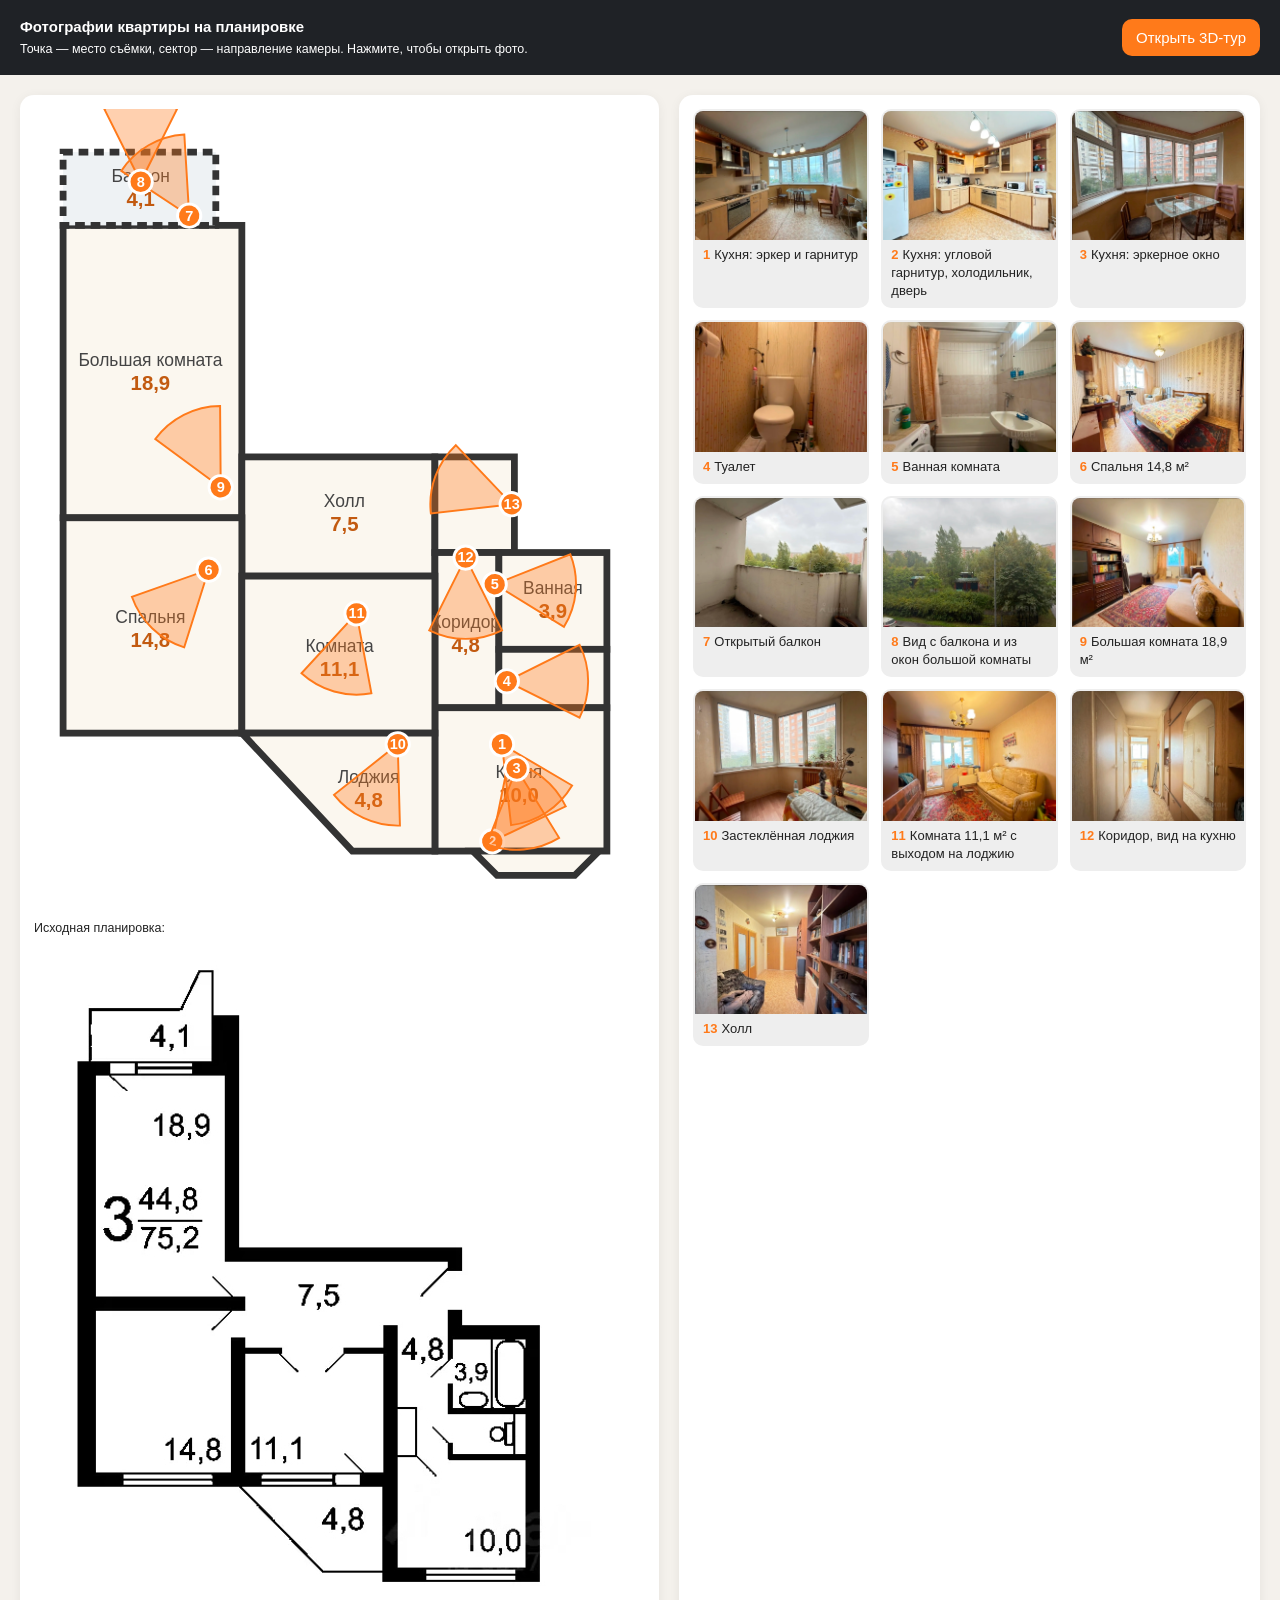
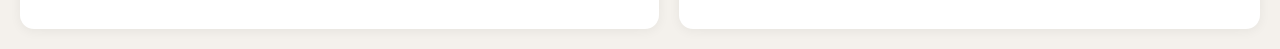
<file: plan.html>
<!doctype html>
<html lang="ru"><head><meta charset="utf-8"><meta name="viewport" content="width=device-width,initial-scale=1">
<title>Фото на планировке — 3-комнатная квартира 75,2 м²</title>
<style>
*{box-sizing:border-box}body{margin:0;font:15px/1.4 -apple-system,"Segoe UI",Roboto,Arial,sans-serif;background:#f4f1ec;color:#222}
header{padding:16px 20px;background:#1f2226;color:#fff;display:flex;justify-content:space-between;align-items:center;gap:12px;flex-wrap:wrap}
header a{color:#fff;background:#ff7a1a;padding:8px 14px;border-radius:10px;text-decoration:none}
main{display:grid;grid-template-columns:minmax(300px,1.1fr) 1fr;gap:20px;padding:20px;max-width:1300px;margin:auto}
@media(max-width:850px){main{grid-template-columns:1fr}}
.card{background:#fff;border-radius:14px;padding:14px;box-shadow:0 2px 12px rgba(0,0,0,.06)}
svg{width:100%;display:block}
rect.room,polygon.room{fill:#fbf7ef;stroke:#333;stroke-width:.14}rect.room.open{fill:#eef2f4;stroke-dasharray:.2 .12}
text.rn{font-size:.36px;text-anchor:middle;fill:#444}text.ra{font-size:.42px;text-anchor:middle;fill:#c25a10;font-weight:700}
.pin{cursor:pointer}.pin path{fill:rgba(255,122,26,.35);stroke:#ff7a1a;stroke-width:.04}.pin circle{fill:#ff7a1a;stroke:#fff;stroke-width:.06}.pin text{font-size:.3px;fill:#fff;text-anchor:middle;font-weight:700;pointer-events:none}
.pin:hover path,.pin.act path{fill:rgba(255,122,26,.65)}
.list{display:grid;grid-template-columns:repeat(auto-fill,minmax(160px,1fr));gap:12px}
.ph{border-radius:10px;overflow:hidden;background:#eee;cursor:pointer;border:2px solid transparent}.ph.act{border-color:#ff7a1a}
.ph .img{aspect-ratio:4/3;background:#ddd center/cover;display:flex;align-items:center;justify-content:center;color:#888;font-size:12px;text-align:center;padding:6px}
.ph div.c{padding:6px 8px;font-size:13px}.ph b{color:#ff7a1a;margin-right:4px}
#orig{margin-top:12px}#orig img{max-width:100%;border-radius:8px}
#modal{position:fixed;inset:0;background:rgba(0,0,0,.85);display:none;align-items:center;justify-content:center;flex-direction:column;gap:12px;z-index:9}#modal.show{display:flex}
#modal img{max-width:94vw;max-height:78vh;border-radius:8px}#modal .row{display:flex;gap:10px;color:#fff;align-items:center;flex-wrap:wrap;justify-content:center}
#modal a,#modal button{background:#ff7a1a;color:#fff;border:0;border-radius:10px;padding:8px 14px;text-decoration:none;font:inherit;cursor:pointer}#modal button{background:#444}
</style></head><body>
<header><div><b>Фотографии квартиры на планировке</b><br><small>Точка — место съёмки, сектор — направление камеры. Нажмите, чтобы открыть фото.</small></div><a href="index.html">Открыть 3D-тур</a></header>
<main>
  <div class="card"><svg id="plan"></svg><div id="orig"></div></div>
  <div class="card"><div class="list" id="list"></div></div>
</main>
<div id="modal"><img id="mImg" alt=""><div class="row"><span id="mCap"></span><a id="mGo" href="#">Встать на эту точку в 3D</a><button id="mClose">Закрыть</button></div></div>
<script type="module">
import { RECTS, POLYS, ROOMS, PHOTOS, PLAN_IMAGE } from './js/data.js';
const ns='http://www.w3.org/2000/svg', svg=document.getElementById('plan'); svg.setAttribute('viewBox','-0.6 -2.4 12.6 16.4');
const el=(t,a,p=svg)=>{const e=document.createElementNS(ns,t);for(const k in a)e.setAttribute(k,a[k]);p.appendChild(e);return e;};
for(const r of RECTS) el('rect',{x:r.x0,y:r.z0,width:r.x1-r.x0,height:r.z1-r.z0,class:'room'+(r.open?' open':'')});
for(const p of POLYS) el('polygon',{points:p.poly.map(q=>q.join(',')).join(' '),class:'room'});
for(const [id,r] of Object.entries(ROOMS)){ if(r.area<2) continue; el('text',{x:r.label[0],y:r.label[1]-0.1,class:'rn'}).textContent=r.name.replace(' (застеклённая)','').replace(' (открытый)',''); el('text',{x:r.label[0],y:r.label[1]+0.4,class:'ra'}).textContent=r.area.toFixed(1).replace('.',','); }
const list=document.getElementById('list');
PHOTOS.forEach((p,i)=>{
  const g=el('g',{class:'pin',transform:`translate(${p.x},${p.z}) rotate(${p.dir})`});
  el('path',{d:'M0,0 L-0.75,-1.5 A1.68,1.68 0 0 1 0.75,-1.5 Z'},g); el('circle',{r:0.24},g);
  const t=el('text',{y:0.1,transform:`rotate(${-p.dir})`},g); t.textContent=i+1;
  g.onclick=()=>open(i);
  const d=document.createElement('div'); d.className='ph'; d.innerHTML=`<div class="img">photos/${p.file}</div><div class="c"><b>${i+1}</b>${p.caption}</div>`;
  const im=new Image(); im.onload=()=>{d.querySelector('.img').style.backgroundImage=`url(photos/${p.file})`;d.querySelector('.img').textContent='';}; im.src='photos/'+p.file;
  d.onclick=()=>open(i); d.onmouseenter=()=>g.classList.add('act'); d.onmouseleave=()=>g.classList.remove('act'); list.appendChild(d);
});
const oi=new Image(); oi.onload=()=>{document.getElementById('orig').innerHTML='<small>Исходная планировка:</small><br>';document.getElementById('orig').appendChild(oi);}; oi.src=PLAN_IMAGE;
const m=document.getElementById('modal');
function open(i){const p=PHOTOS[i];document.getElementById('mImg').src='photos/'+p.file;document.getElementById('mCap').textContent=`${i+1}. ${p.caption}`;document.getElementById('mGo').href=`index.html?view=${p.x},${p.z},${p.dir}`;m.classList.add('show');}
document.getElementById('mClose').onclick=()=>m.classList.remove('show'); m.onclick=e=>{if(e.target===m)m.classList.remove('show');};
</script></body></html>
</file>
